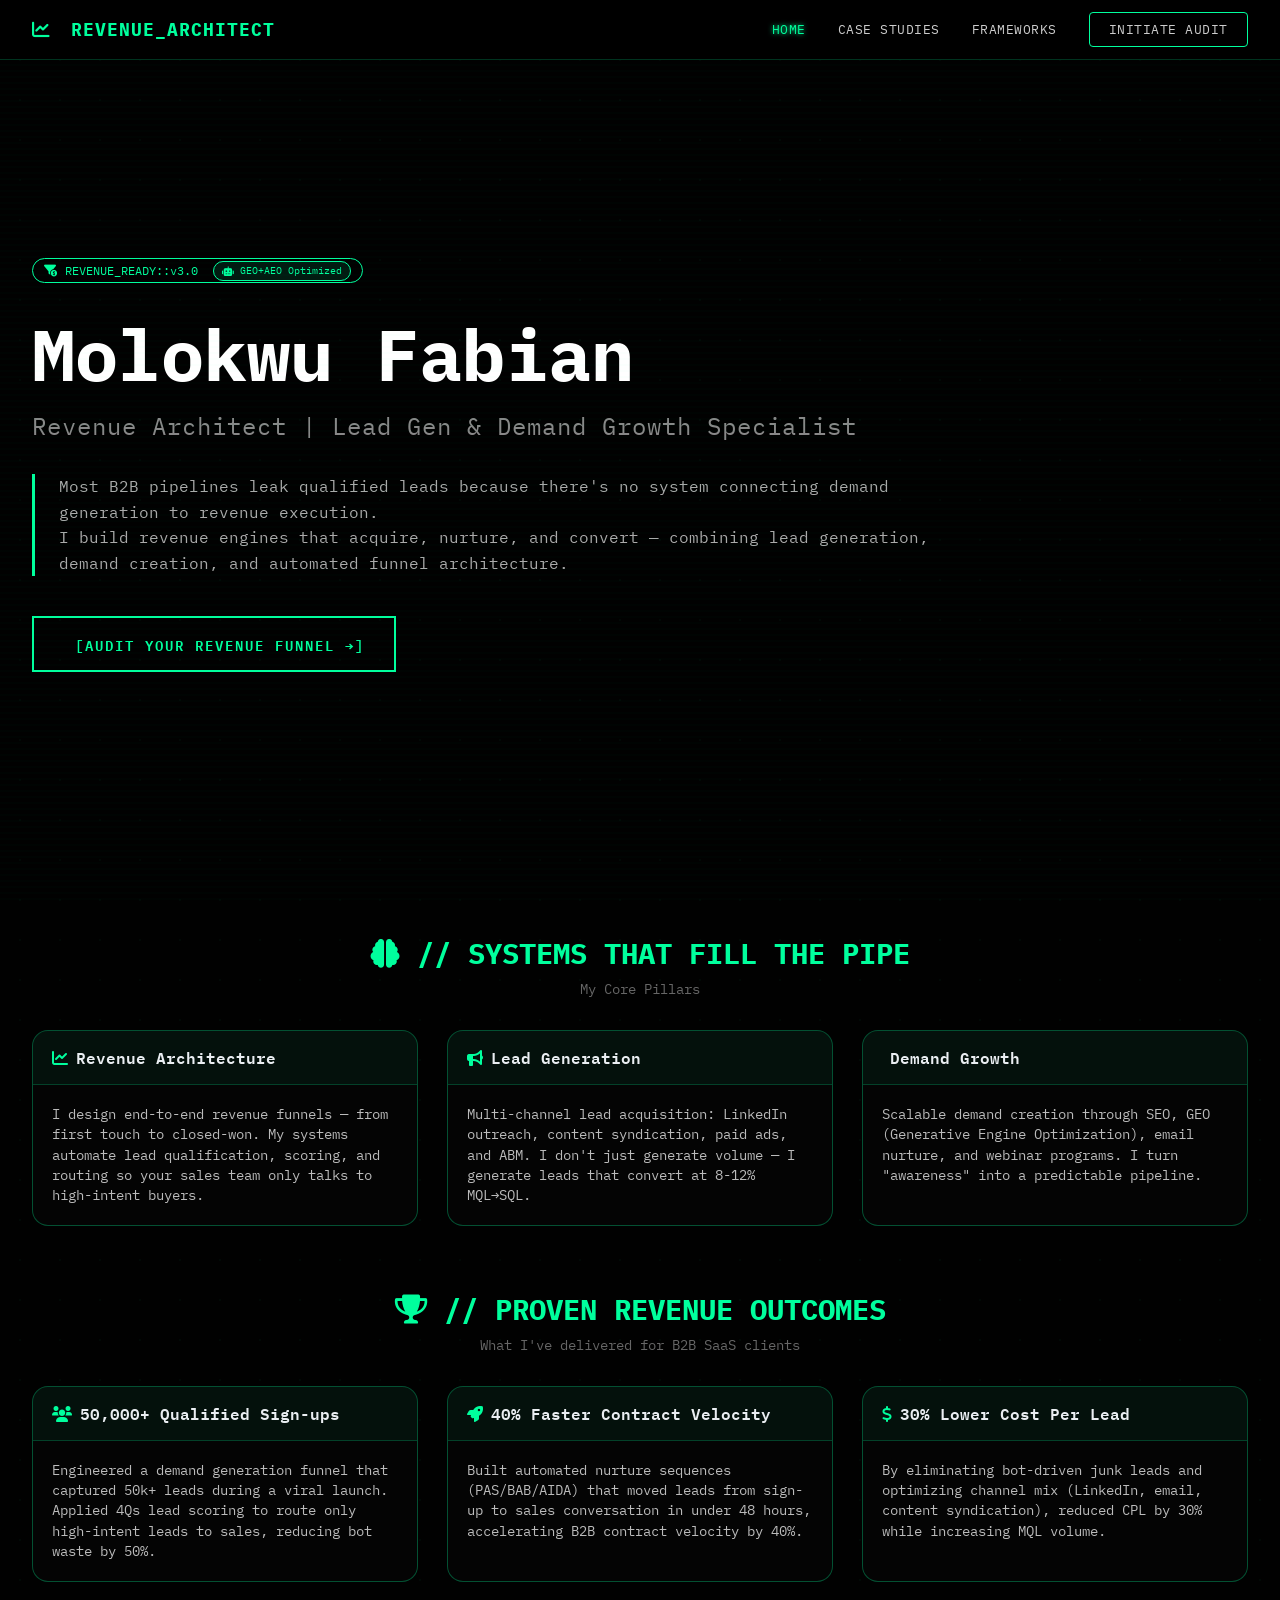
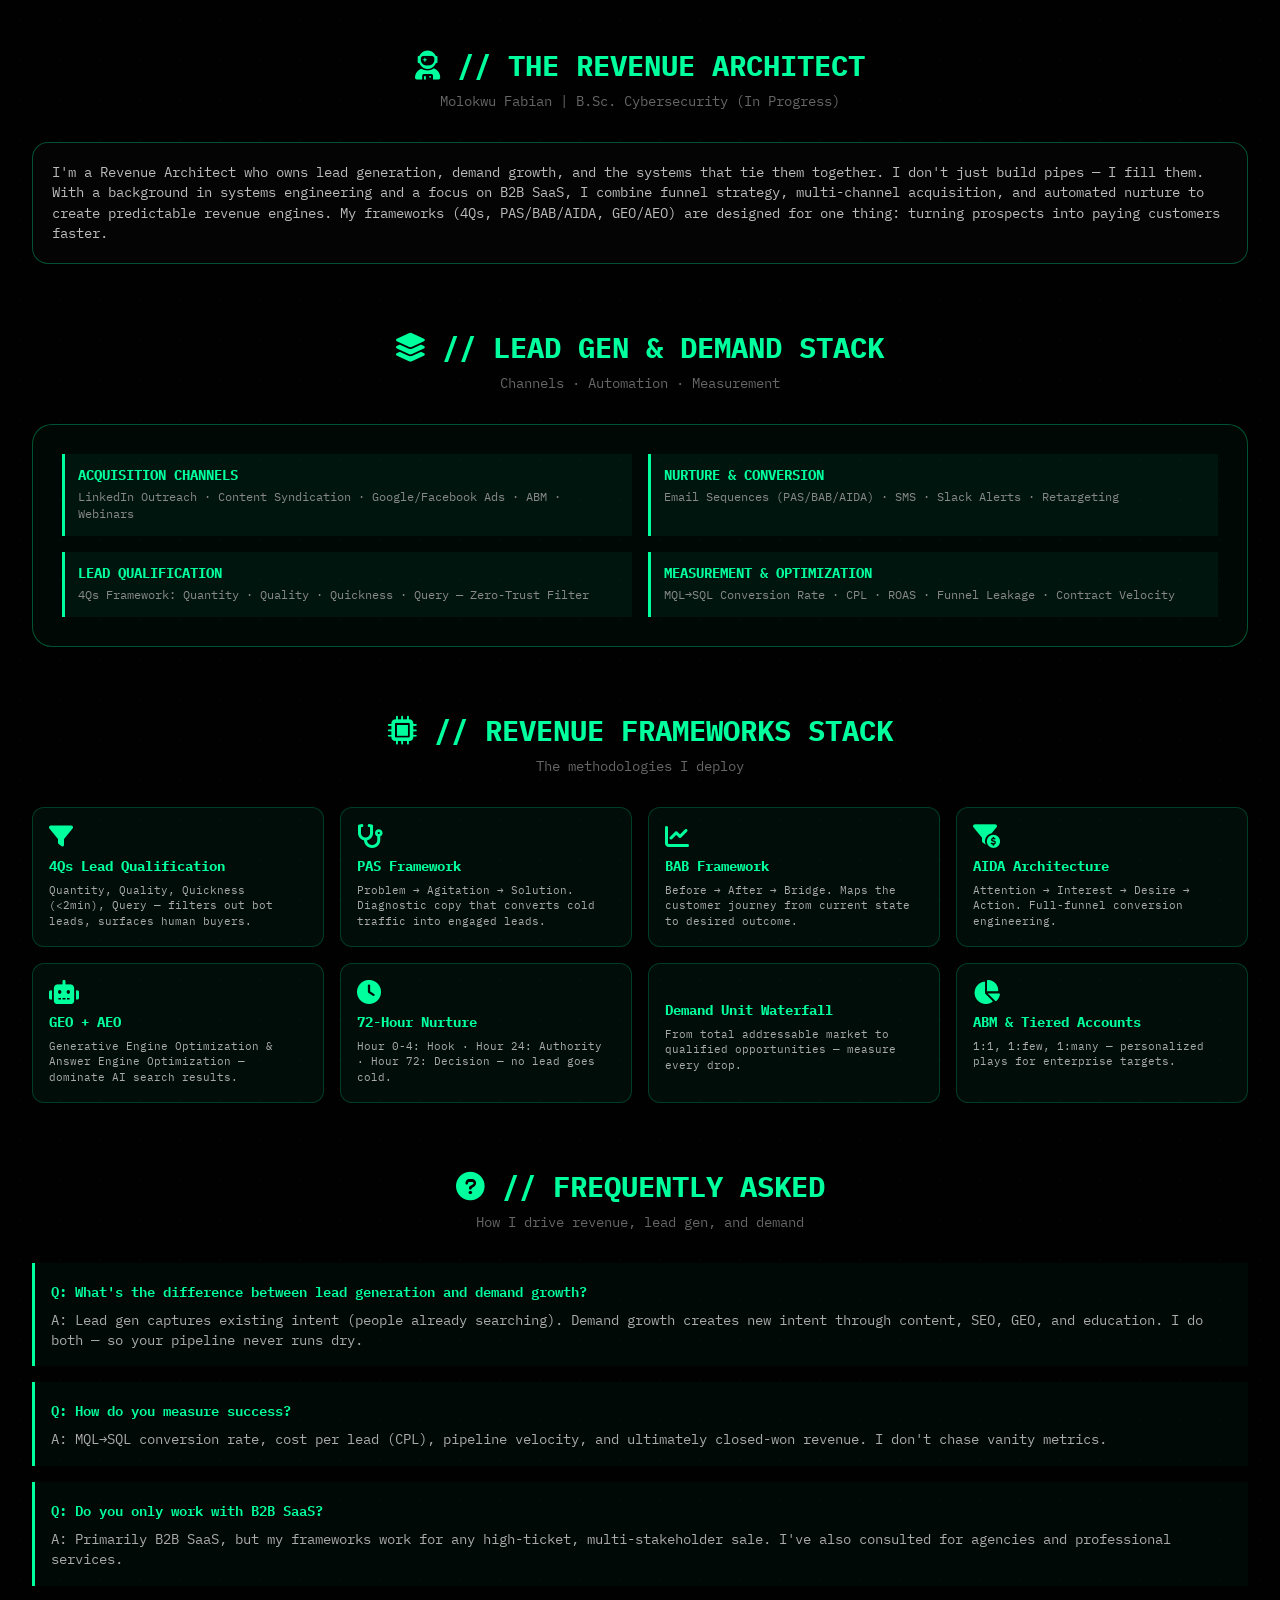
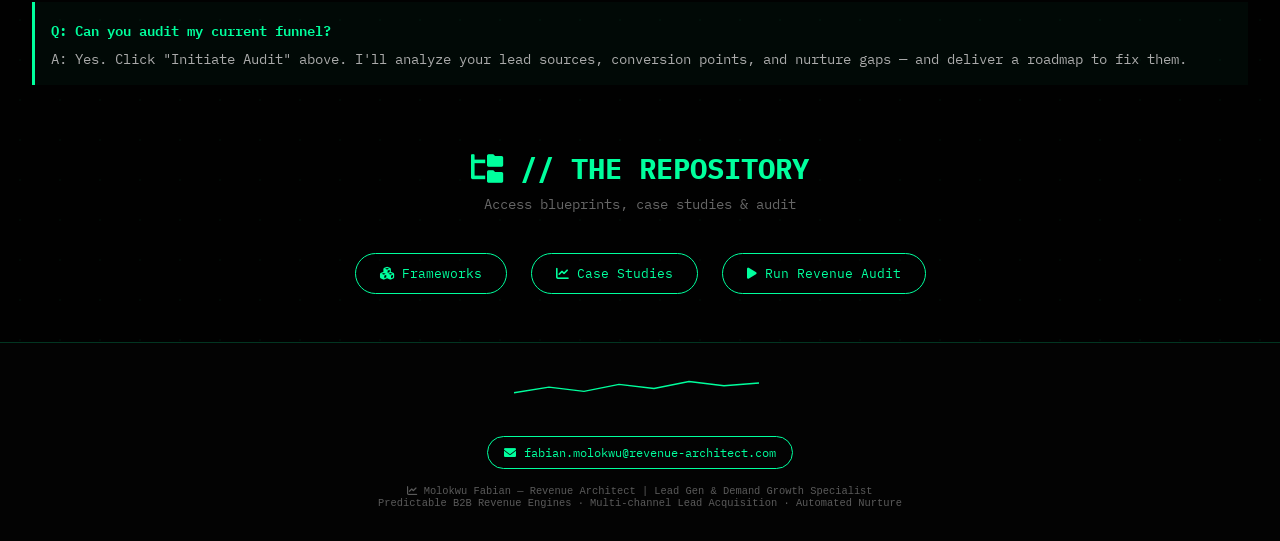
<file: index.html>
<!DOCTYPE html>
<html lang="en">
<head>
    <meta charset="UTF-8">
    <meta name="viewport" content="width=device-width, initial-scale=1.0, viewport-fit=cover">
    <meta name="description" content="Molokwu Fabian | Revenue Architect, Lead Gen & Demand Growth Specialist. I build predictable B2B revenue engines that acquire, nurture, and convert leads at scale.">
    <meta name="author" content="Molokwu Fabian">
    <meta name="geo:specialization" content="Revenue Architecture, Lead Generation, Demand Growth, B2B SaaS Funnels, 4Qs Lead Qualification, PAS/BAB/AIDA, GEO, AEO, Nurture Sequences">
    <title>Molokwu Fabian | Revenue Architect & Lead Gen Specialist</title>
    
    <!-- JSON-LD Schema for AEO + GEO Authority -->
    <script type="application/ld+json">
    {
      "@context": "https://schema.org",
      "@type": "Person",
      "name": "Molokwu Fabian",
      "jobTitle": "Revenue Architect | Lead Gen & Demand Growth Specialist",
      "knowsAbout": [
        "Revenue Architecture", "Lead Generation", "Demand Growth", "B2B SaaS Funnels",
        "4Qs Lead Qualification", "PAS Framework", "BAB Framework", "AIDA", "GEO", "AEO",
        "72-Hour Nurture Engine", "ABM", "Content Syndication", "Email Marketing"
      ],
      "description": "Revenue Architect & Lead Gen Specialist. I design and operate revenue engines that fill pipelines with qualified leads and convert them into revenue."
    }
    </script>
    
    <link href="https://fonts.googleapis.com/css2?family=IBM+Plex+Mono:wght@400;500;600;700&family=Fira+Code:wght@400;500;600;700&display=swap" rel="stylesheet">
    <link rel="stylesheet" href="https://cdnjs.cloudflare.com/ajax/libs/font-awesome/6.0.0-beta3/css/all.min.css">
    
    <style>
        * {
            margin: 0;
            padding: 0;
            box-sizing: border-box;
        }

        :root {
            --accent-glow: #00ff9d;
            --accent-cyan: #0ae0f0;
            --terminal-black: #0a0a0a;
            --border-color: rgba(0, 255, 157, 0.3);
            --font-mono: 'IBM Plex Mono', 'Fira Code', 'JetBrains Mono', monospace;
        }

        body {
            background-color: #010101;
            background-image: radial-gradient(rgba(0, 255, 157, 0.03) 1px, transparent 1px);
            background-size: 40px 40px;
            color: #eaeef2;
            font-family: var(--font-mono);
            scroll-behavior: smooth;
        }

        body::before {
            content: '';
            position: fixed;
            top: 0;
            left: 0;
            width: 100%;
            height: 100%;
            background: repeating-linear-gradient(0deg, rgba(0, 255, 157, 0.015) 0px, rgba(0, 255, 157, 0.015) 2px, transparent 2px, transparent 6px);
            pointer-events: none;
            z-index: 100;
        }

        .container {
            max-width: 1280px;
            margin: 0 auto;
            padding: 0 2rem;
        }

        .navbar {
            position: sticky;
            top: 0;
            z-index: 1000;
            background: rgba(1, 1, 1, 0.97);
            backdrop-filter: blur(12px);
            border-bottom: 1px solid rgba(0, 255, 157, 0.2);
            padding: 0.75rem 2rem;
        }

        .nav-container {
            max-width: 1280px;
            margin: 0 auto;
            display: flex;
            justify-content: space-between;
            align-items: center;
            flex-wrap: wrap;
        }

        .logo {
            font-family: var(--font-mono);
            font-size: 1.1rem;
            font-weight: 700;
            color: var(--accent-glow);
            text-decoration: none;
            letter-spacing: 1px;
        }

        .logo i {
            margin-right: 8px;
        }

        .nav-links {
            display: flex;
            gap: 2rem;
            align-items: center;
            flex-wrap: wrap;
        }

        .nav-links a {
            color: #ccc;
            text-decoration: none;
            font-family: var(--font-mono);
            font-size: 0.8rem;
            transition: all 0.3s ease;
            letter-spacing: 0.5px;
        }

        .nav-links a:hover,
        .nav-links a.active {
            color: var(--accent-glow);
            text-shadow: 0 0 5px var(--accent-glow);
        }

        .nav-cta {
            background: transparent;
            border: 1px solid var(--accent-glow);
            padding: 0.5rem 1.2rem;
            border-radius: 4px;
        }

        .nav-cta:hover {
            background: var(--accent-glow);
            color: #000 !important;
        }

        .menu-toggle {
            display: none;
            font-size: 1.5rem;
            color: var(--accent-glow);
            cursor: pointer;
            background: none;
            border: none;
        }

        .hero {
            min-height: 90vh;
            display: flex;
            align-items: center;
            padding: 4rem 0;
        }

        .hero-content {
            max-width: 900px;
        }

        .hero-badge {
            font-family: var(--font-mono);
            font-size: 0.75rem;
            color: var(--accent-glow);
            border: 1px solid var(--accent-glow);
            display: inline-block;
            padding: 0.25rem 0.7rem;
            border-radius: 20px;
            margin-bottom: 2rem;
        }

        .hero-name {
            font-family: var(--font-mono);
            font-size: clamp(2.8rem, 7vw, 4.5rem);
            font-weight: 700;
            line-height: 1.1;
            margin-bottom: 1rem;
            color: #ffffff;
        }

        .hero-name span {
            color: var(--accent-glow);
        }

        .hero-title {
            font-family: var(--font-mono);
            font-size: clamp(1.2rem, 3vw, 1.5rem);
            color: #888;
            margin-bottom: 2rem;
            letter-spacing: 1px;
        }

        .hook-text {
            font-size: 1rem;
            color: #aaa;
            border-left: 3px solid var(--accent-glow);
            padding-left: 1.5rem;
            margin: 1.5rem 0;
            line-height: 1.6;
            font-family: var(--font-mono);
        }

        .btn-primary {
            display: inline-flex;
            align-items: center;
            gap: 12px;
            background: transparent;
            border: 2px solid #00ff9d;
            color: #00ff9d;
            font-weight: 600;
            font-family: var(--font-mono);
            padding: 0.9rem 1.8rem;
            font-size: 0.85rem;
            letter-spacing: 2px;
            text-transform: uppercase;
            transition: 0.3s;
            text-decoration: none;
            margin-top: 1rem;
        }

        .btn-primary:hover {
            background: #00ff9d;
            color: #000;
            box-shadow: 0 0 18px #00ff9d;
        }

        .section-header {
            text-align: center;
            margin: 4rem 0 2rem;
        }

        .section-header h2 {
            font-family: var(--font-mono);
            font-size: 1.8rem;
            color: var(--accent-glow);
        }

        .section-header p {
            color: #666;
            margin-top: 0.5rem;
            font-size: 0.85rem;
        }

        .cards-grid {
            display: grid;
            grid-template-columns: repeat(auto-fit, minmax(300px, 1fr));
            gap: 1.8rem;
            margin: 2rem 0;
        }

        .scanner-card {
            position: relative;
            background: rgba(5, 5, 5, 0.95);
            border: 1px solid var(--border-color);
            border-radius: 16px;
            overflow: hidden;
            transition: all 0.4s ease;
        }

        .scanner-card:hover {
            border-color: var(--accent-glow);
            transform: translateY(-5px);
            box-shadow: 0 15px 30px rgba(0, 255, 157, 0.15);
        }

        .scanner-card::before {
            content: '';
            position: absolute;
            top: -100%;
            left: 0;
            width: 100%;
            height: 100%;
            background: linear-gradient(to bottom, transparent, rgba(0, 255, 157, 0.08) 50%, var(--accent-glow) 50.5%, transparent 51%);
            pointer-events: none;
        }

        .scanner-card:hover::before {
            animation: scanLine 2s linear infinite;
        }

        @keyframes scanLine {
            0% { top: -100%; }
            100% { top: 100%; }
        }

        .card-header {
            background: rgba(0, 255, 157, 0.05);
            padding: 0.8rem 1.2rem;
            border-bottom: 1px solid rgba(0, 255, 157, 0.2);
        }

        .card-header i {
            color: var(--accent-glow);
            margin-right: 0.5rem;
        }

        .card-header h3 {
            font-family: var(--font-mono);
            font-size: 1rem;
            display: inline;
            font-weight: 600;
        }

        .card-content {
            padding: 1.2rem;
        }

        .card-content p {
            color: #bbb;
            line-height: 1.5;
            font-size: 0.85rem;
            font-family: var(--font-mono);
        }

        .peas-showcase {
            background: rgba(0, 255, 157, 0.03);
            border: 1px solid var(--border-color);
            border-radius: 20px;
            padding: 1.8rem;
            margin: 2rem 0;
        }

        .peas-grid {
            display: grid;
            grid-template-columns: repeat(2, 1fr);
            gap: 1rem;
        }

        .peas-item {
            background: rgba(0, 255, 157, 0.05);
            border-left: 3px solid var(--accent-glow);
            padding: 0.8rem;
        }

        .peas-letter {
            font-family: var(--font-mono);
            font-size: 0.85rem;
            color: var(--accent-glow);
            font-weight: 700;
        }

        .peas-detail {
            font-size: 0.75rem;
            color: #888;
            margin-top: 0.3rem;
            line-height: 1.4;
        }

        .tech-grid {
            display: grid;
            grid-template-columns: repeat(auto-fit, minmax(260px, 1fr));
            gap: 1rem;
            margin: 2rem 0;
        }

        .tech-item {
            background: rgba(0, 255, 157, 0.05);
            border: 1px solid rgba(0, 255, 157, 0.2);
            border-radius: 12px;
            padding: 1rem;
        }

        .tech-item i {
            font-size: 1.5rem;
            color: var(--accent-glow);
            margin-bottom: 0.5rem;
        }

        .tech-item h4 {
            font-family: var(--font-mono);
            font-size: 0.9rem;
            color: var(--accent-glow);
            margin-bottom: 0.5rem;
        }

        .tech-item p {
            font-size: 0.7rem;
            color: #aaa;
            line-height: 1.4;
            font-family: var(--font-mono);
        }

        .faq-item {
            background: rgba(0, 255, 157, 0.03);
            border-left: 3px solid var(--accent-glow);
            padding: 1rem;
            margin-bottom: 1rem;
        }

        .faq-question {
            font-family: var(--font-mono);
            font-weight: 600;
            color: var(--accent-glow);
            margin-bottom: 0.5rem;
            font-size: 0.9rem;
        }

        .faq-answer {
            color: #aaa;
            line-height: 1.5;
            font-size: 0.85rem;
            font-family: var(--font-mono);
        }

        .repo-links {
            display: flex;
            justify-content: center;
            gap: 1.5rem;
            flex-wrap: wrap;
            margin: 2.5rem 0;
        }

        .repo-link {
            background: transparent;
            border: 1px solid var(--accent-glow);
            padding: 0.7rem 1.5rem;
            border-radius: 40px;
            text-decoration: none;
            color: var(--accent-glow);
            font-family: var(--font-mono);
            font-size: 0.8rem;
            transition: 0.3s;
        }

        .repo-link:hover {
            background: var(--accent-glow);
            color: #000;
        }

        .geo-badge {
            background: rgba(0, 255, 157, 0.1);
            border: 1px solid var(--accent-glow);
            border-radius: 20px;
            padding: 0.15rem 0.5rem;
            font-size: 0.6rem;
            margin-left: 0.5rem;
        }

        .email-link {
            color: var(--accent-glow);
            text-decoration: none;
            font-family: var(--font-mono);
            font-size: 0.75rem;
            border: 1px solid var(--accent-glow);
            padding: 0.5rem 1rem;
            border-radius: 40px;
            display: inline-flex;
            align-items: center;
            gap: 8px;
            transition: all 0.3s ease;
        }

        .email-link:hover {
            background: var(--accent-glow);
            color: #000;
            box-shadow: 0 0 12px var(--accent-glow);
        }

        footer {
            background: #030303;
            border-top: 1px solid rgba(0, 255, 157, 0.2);
            margin-top: 3rem;
            padding: 2rem;
            text-align: center;
        }

        @media (max-width: 768px) {
            .container {
                padding: 0 1rem;
            }
            .menu-toggle {
                display: block;
            }
            .nav-links {
                display: none;
                width: 100%;
                flex-direction: column;
                gap: 1rem;
                padding: 1rem 0;
                margin-top: 1rem;
                border-top: 1px solid rgba(0, 255, 157, 0.2);
            }
            .nav-links.show {
                display: flex;
            }
            .peas-grid {
                grid-template-columns: 1fr;
            }
            .hero {
                padding: 2rem 0;
            }
        }
    </style>
</head>
<body>
    <nav class="navbar">
        <div class="nav-container">
            <a href="index.html" class="logo"><i class="fas fa-chart-line"></i> REVENUE_ARCHITECT</a>
            <button class="menu-toggle" id="menuToggle">
                <i class="fas fa-bars" id="menuIcon"></i>
            </button>
            <div class="nav-links" id="navLinks">
                <a href="index.html" class="active">HOME</a>
                <a href="frameworks.html">CASE STUDIES</a>
                <a href="case-study.html">FRAMEWORKS</a>
                <a href="initiate.html" class="nav-cta">INITIATE AUDIT</a>
            </div>
        </div>
    </nav>

    <div class="container">
        <!-- Hero Section -->
        <section class="hero">
            <div class="hero-content">
                <div class="hero-badge">
                    <i class="fas fa-funnel-dollar"></i> REVENUE_READY::v3.0 <span class="geo-badge"><i class="fas fa-robot"></i> GEO+AEO Optimized</span>
                </div>
                <div class="hero-name">Molokwu Fabian</div>
                <div class="hero-title">Revenue Architect | Lead Gen & Demand Growth Specialist</div>
                <div class="hook-text">
                    Most B2B pipelines leak qualified leads because there's no system connecting demand generation to revenue execution.<br>
                    I build revenue engines that acquire, nurture, and convert — combining lead generation, demand creation, and automated funnel architecture.
                </div>
                <a href="initiate.html" class="btn-primary"><i class="fas fa-chart-simple"></i> [AUDIT YOUR REVENUE FUNNEL →]</a>
            </div>
        </section>

        <!-- Philosophy: Revenue, Lead Gen, Demand -->
        <div class="section-header">
            <h2><i class="fas fa-brain"></i> // SYSTEMS THAT FILL THE PIPE</h2>
            <p>My Core Pillars</p>
        </div>

        <div class="cards-grid">
            <div class="scanner-card"><div class="card-header"><i class="fas fa-chart-line"></i><h3>Revenue Architecture</h3></div><div class="card-content"><p>I design end-to-end revenue funnels — from first touch to closed-won. My systems automate lead qualification, scoring, and routing so your sales team only talks to high-intent buyers.</p></div></div>
            <div class="scanner-card"><div class="card-header"><i class="fas fa-bullhorn"></i><h3>Lead Generation</h3></div><div class="card-content"><p>Multi-channel lead acquisition: LinkedIn outreach, content syndication, paid ads, and ABM. I don't just generate volume — I generate leads that convert at 8-12% MQL→SQL.</p></div></div>
            <div class="scanner-card"><div class="card-header"><i class="fas fa-chart-simple"></i><h3>Demand Growth</h3></div><div class="card-content"><p>Scalable demand creation through SEO, GEO (Generative Engine Optimization), email nurture, and webinar programs. I turn "awareness" into a predictable pipeline.</p></div></div>
        </div>

        <!-- Key Results -->
        <div class="section-header">
            <h2><i class="fas fa-trophy"></i> // PROVEN REVENUE OUTCOMES</h2>
            <p>What I've delivered for B2B SaaS clients</p>
        </div>

        <div class="cards-grid">
            <div class="scanner-card"><div class="card-header"><i class="fas fa-users"></i><h3>50,000+ Qualified Sign-ups</h3></div><div class="card-content"><p>Engineered a demand generation funnel that captured 50k+ leads during a viral launch. Applied 4Qs lead scoring to route only high-intent leads to sales, reducing bot waste by 50%.</p></div></div>
            <div class="scanner-card"><div class="card-header"><i class="fas fa-rocket"></i><h3>40% Faster Contract Velocity</h3></div><div class="card-content"><p>Built automated nurture sequences (PAS/BAB/AIDA) that moved leads from sign-up to sales conversation in under 48 hours, accelerating B2B contract velocity by 40%.</p></div></div>
            <div class="scanner-card"><div class="card-header"><i class="fas fa-dollar-sign"></i><h3>30% Lower Cost Per Lead</h3></div><div class="card-content"><p>By eliminating bot-driven junk leads and optimizing channel mix (LinkedIn, email, content syndication), reduced CPL by 30% while increasing MQL volume.</p></div></div>
        </div>

        <!-- About -->
        <div class="section-header">
            <h2><i class="fas fa-user-astronaut"></i> // THE REVENUE ARCHITECT</h2>
            <p>Molokwu Fabian | B.Sc. Cybersecurity (In Progress)</p>
        </div>
        <div class="scanner-card" style="margin-bottom: 2rem;">
            <div class="card-content"><p>I'm a Revenue Architect who owns lead generation, demand growth, and the systems that tie them together. I don't just build pipes — I fill them. With a background in systems engineering and a focus on B2B SaaS, I combine funnel strategy, multi-channel acquisition, and automated nurture to create predictable revenue engines. My frameworks (4Qs, PAS/BAB/AIDA, GEO/AEO) are designed for one thing: turning prospects into paying customers faster.</p></div>
        </div>

        <!-- Lead Gen & Demand Stack (formerly PEAS) -->
        <div class="section-header">
            <h2><i class="fas fa-layer-group"></i> // LEAD GEN & DEMAND STACK</h2>
            <p>Channels · Automation · Measurement</p>
        </div>
        <div class="peas-showcase">
            <div class="peas-grid">
                <div class="peas-item"><div class="peas-letter">ACQUISITION CHANNELS</div><div class="peas-detail">LinkedIn Outreach · Content Syndication · Google/Facebook Ads · ABM · Webinars</div></div>
                <div class="peas-item"><div class="peas-letter">NURTURE & CONVERSION</div><div class="peas-detail">Email Sequences (PAS/BAB/AIDA) · SMS · Slack Alerts · Retargeting</div></div>
                <div class="peas-item"><div class="peas-letter">LEAD QUALIFICATION</div><div class="peas-detail">4Qs Framework: Quantity · Quality · Quickness · Query — Zero-Trust Filter</div></div>
                <div class="peas-item"><div class="peas-letter">MEASUREMENT & OPTIMIZATION</div><div class="peas-detail">MQL→SQL Conversion Rate · CPL · ROAS · Funnel Leakage · Contract Velocity</div></div>
            </div>
        </div>

        <!-- Frameworks Stack -->
        <div class="section-header">
            <h2><i class="fas fa-microchip"></i> // REVENUE FRAMEWORKS STACK</h2>
            <p>The methodologies I deploy</p>
        </div>
        <div class="tech-grid">
            <div class="tech-item"><i class="fas fa-filter"></i><h4>4Qs Lead Qualification</h4><p>Quantity, Quality, Quickness (&lt;2min), Query — filters out bot leads, surfaces human buyers.</p></div>
            <div class="tech-item"><i class="fas fa-stethoscope"></i><h4>PAS Framework</h4><p>Problem → Agitation → Solution. Diagnostic copy that converts cold traffic into engaged leads.</p></div>
            <div class="tech-item"><i class="fas fa-chart-line"></i><h4>BAB Framework</h4><p>Before → After → Bridge. Maps the customer journey from current state to desired outcome.</p></div>
            <div class="tech-item"><i class="fas fa-funnel-dollar"></i><h4>AIDA Architecture</h4><p>Attention → Interest → Desire → Action. Full-funnel conversion engineering.</p></div>
            <div class="tech-item"><i class="fas fa-robot"></i><h4>GEO + AEO</h4><p>Generative Engine Optimization & Answer Engine Optimization — dominate AI search results.</p></div>
            <div class="tech-item"><i class="fas fa-clock"></i><h4>72-Hour Nurture</h4><p>Hour 0-4: Hook · Hour 24: Authority · Hour 72: Decision — no lead goes cold.</p></div>
            <div class="tech-item"><i class="fas fa-chart-simple"></i><h4>Demand Unit Waterfall</h4><p>From total addressable market to qualified opportunities — measure every drop.</p></div>
            <div class="tech-item"><i class="fas fa-chart-pie"></i><h4>ABM & Tiered Accounts</h4><p>1:1, 1:few, 1:many — personalized plays for enterprise targets.</p></div>
        </div>

        <!-- FAQ -->
        <div class="section-header">
            <h2><i class="fas fa-question-circle"></i> // FREQUENTLY ASKED</h2>
            <p>How I drive revenue, lead gen, and demand</p>
        </div>
        <div class="faq-item"><div class="faq-question">Q: What's the difference between lead generation and demand growth?</div><div class="faq-answer">A: Lead gen captures existing intent (people already searching). Demand growth creates new intent through content, SEO, GEO, and education. I do both — so your pipeline never runs dry.</div></div>
        <div class="faq-item"><div class="faq-question">Q: How do you measure success?</div><div class="faq-answer">A: MQL→SQL conversion rate, cost per lead (CPL), pipeline velocity, and ultimately closed-won revenue. I don't chase vanity metrics.</div></div>
        <div class="faq-item"><div class="faq-question">Q: Do you only work with B2B SaaS?</div><div class="faq-answer">A: Primarily B2B SaaS, but my frameworks work for any high-ticket, multi-stakeholder sale. I've also consulted for agencies and professional services.</div></div>
        <div class="faq-item"><div class="faq-question">Q: Can you audit my current funnel?</div><div class="faq-answer">A: Yes. Click "Initiate Audit" above. I'll analyze your lead sources, conversion points, and nurture gaps — and deliver a roadmap to fix them.</div></div>

        <!-- Repository Links -->
        <div class="section-header">
            <h2><i class="fas fa-folder-tree"></i> // THE REPOSITORY</h2>
            <p>Access blueprints, case studies & audit</p>
        </div>
        <div class="repo-links">
            <a href="frameworks.html" class="repo-link"><i class="fas fa-cubes"></i> Frameworks</a>
            <a href="case-study.html" class="repo-link"><i class="fas fa-chart-line"></i> Case Studies</a>
            <a href="initiate.html" class="repo-link"><i class="fas fa-play"></i> Run Revenue Audit</a>
        </div>
    </div>

    <footer>
        <div class="footer-container">
            <svg width="280" height="25" viewBox="0 0 400 25" xmlns="http://www.w3.org/2000/svg" style="margin-bottom:1rem;">
                <polyline points="20,20 70,12 120,18 170,8 220,14 270,4 320,10 370,6" fill="none" stroke="#00ff9d" stroke-width="2"/>
            </svg>
            
            <div style="margin: 1rem 0;">
                <a href="mailto:fabianmolokwu@gmail.com" class="email-link">
                    <i class="fas fa-envelope"></i> fabian.molokwu@revenue-architect.com
                </a>
            </div>
            
            <div style="color:#5a5a5a; font-size:0.65rem; font-family: monospace;">
                <i class="fas fa-chart-line"></i> Molokwu Fabian — Revenue Architect | Lead Gen & Demand Growth Specialist<br>
                Predictable B2B Revenue Engines · Multi-channel Lead Acquisition · Automated Nurture
            </div>
        </div>
    </footer>

    <script>
        const menuToggle = document.getElementById('menuToggle');
        const navLinks = document.getElementById('navLinks');
        const menuIcon = document.getElementById('menuIcon');

        if (menuToggle && navLinks) {
            menuToggle.addEventListener('click', (e) => {
                e.stopPropagation();
                navLinks.classList.toggle('show');
                if (navLinks.classList.contains('show')) {
                    menuIcon.classList.remove('fa-bars');
                    menuIcon.classList.add('fa-times');
                } else {
                    menuIcon.classList.remove('fa-times');
                    menuIcon.classList.add('fa-bars');
                }
            });
        }

        document.querySelectorAll('.nav-links a').forEach(link => {
            link.addEventListener('click', () => {
                navLinks.classList.remove('show');
                if (menuIcon) {
                    menuIcon.classList.remove('fa-times');
                    menuIcon.classList.add('fa-bars');
                }
            });
        });
    </script>
</body>
    </html>
</file>
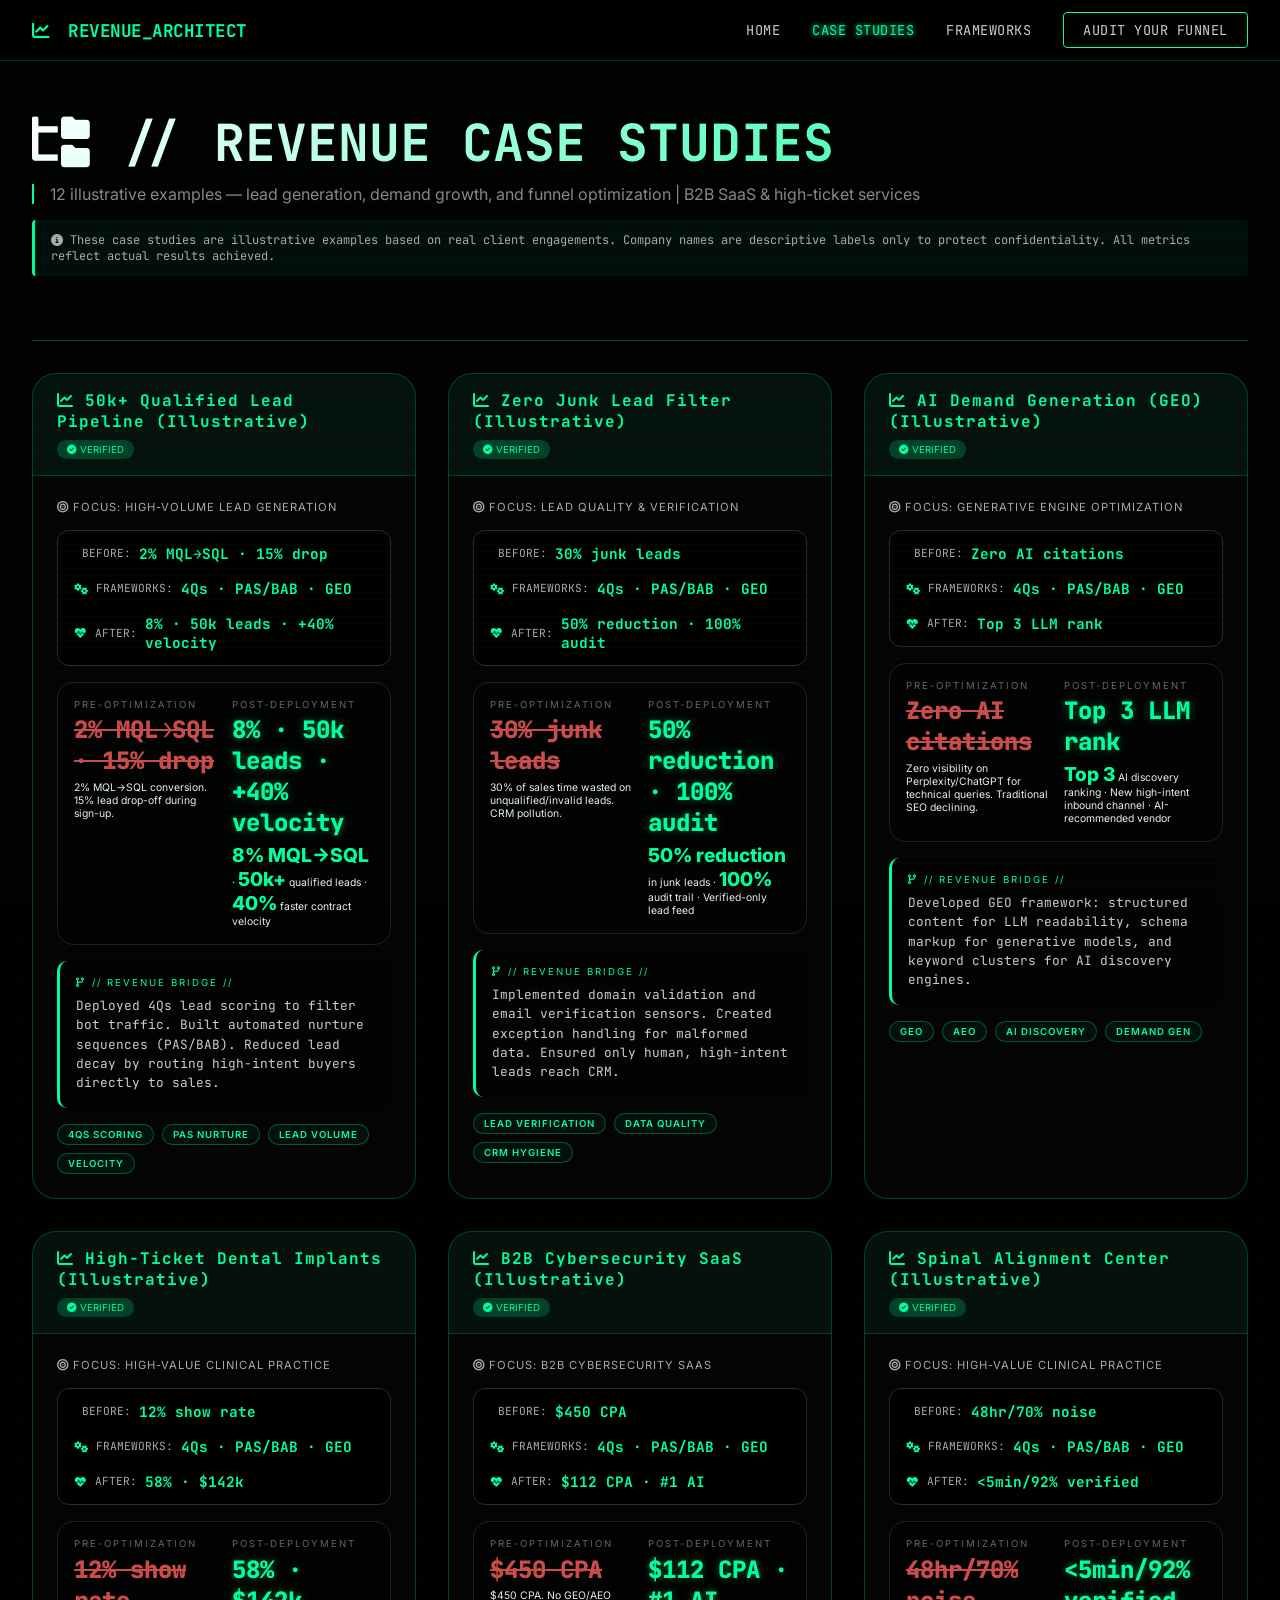
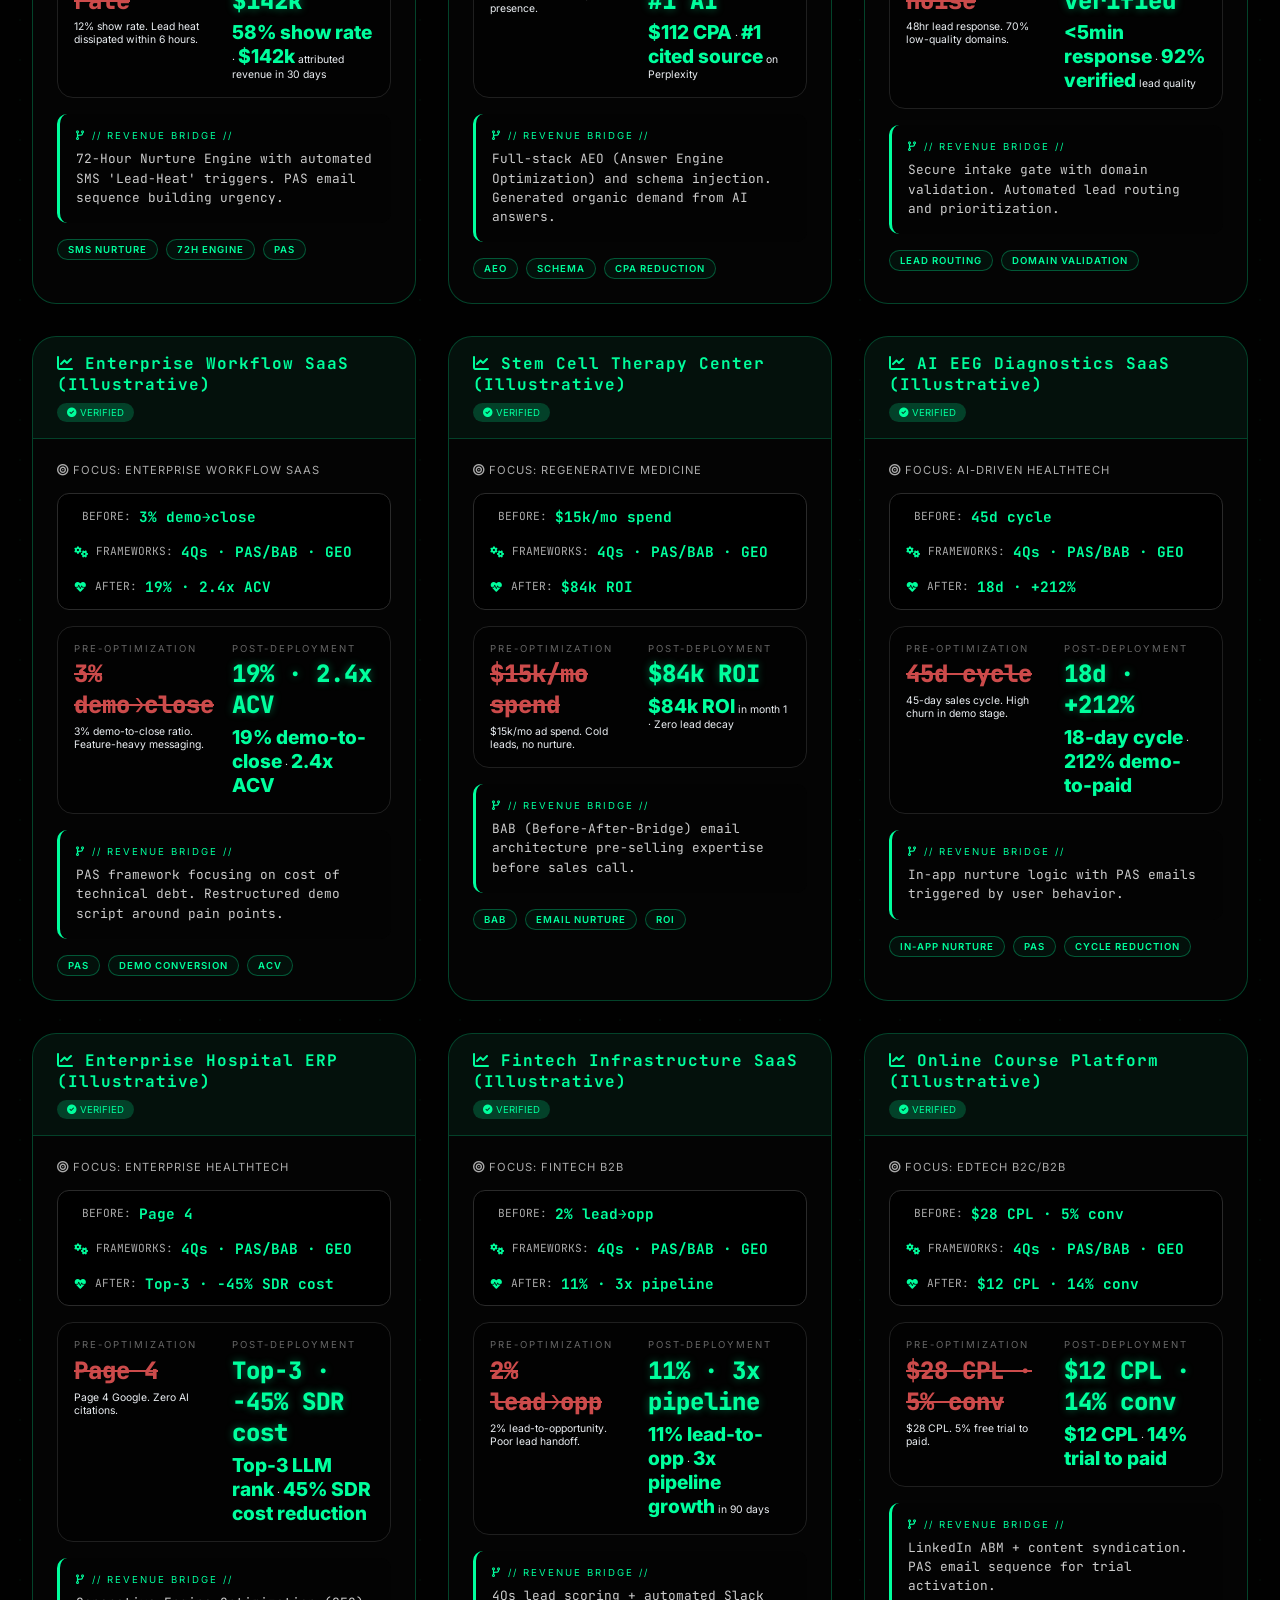
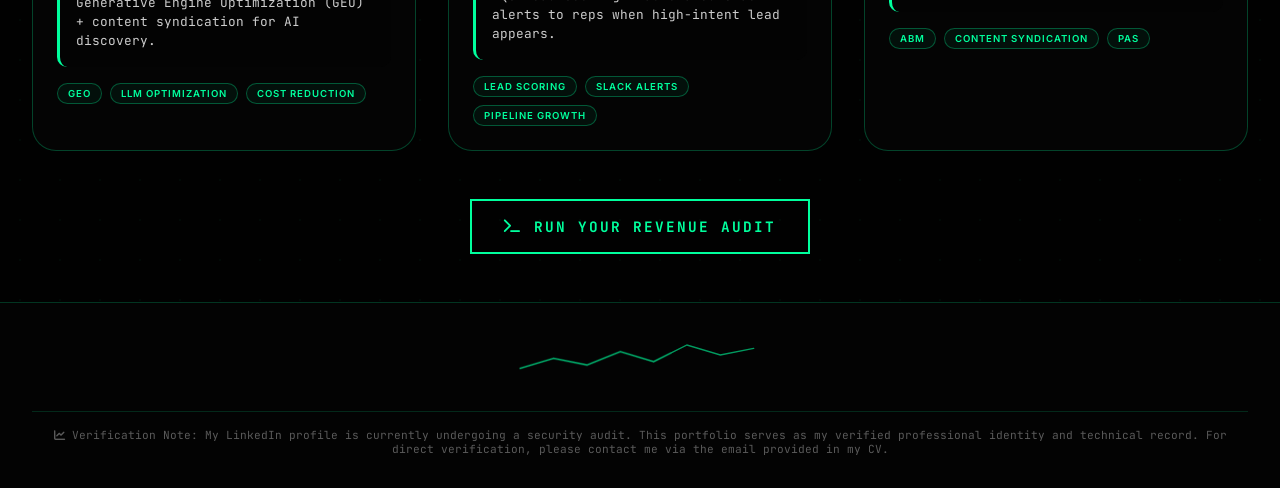
<file: case-study.html>
<!DOCTYPE html>
<html lang="en">
<head>
    <meta charset="UTF-8">
    <meta name="viewport" content="width=device-width, initial-scale=1.0, viewport-fit=cover">
    <meta name="description" content="Revenue Architect & Lead Gen Specialist case studies: 50k+ qualified leads, 40% faster contract velocity, 30% lower CPL, GEO/AI demand generation, 58% show rate, $142k revenue in 30 days.">
    <meta name="keywords" content="Revenue Architect, Lead Generation, Demand Growth, B2B SaaS Funnels, GEO, AEO, 4Qs Lead Qualification, PAS, BAB, AIDA, Nurture Sequences, CPL Reduction, Pipeline Velocity">
    <meta name="author" content="Molokwu Fabian - Revenue Architect & Lead Gen Specialist">
    <meta name="robots" content="index, follow">
    <title>Case Studies | Molokwu Fabian — Revenue Architect & Lead Gen Specialist</title>
    
    <!-- JSON-LD Schema for AEO Authority -->
    <script type="application/ld+json">
    {
      "@context": "https://schema.org",
      "@type": "CollectionPage",
      "name": "Revenue Architecture & Lead Generation Case Studies",
      "description": "12 illustrative case studies demonstrating revenue growth through demand generation, lead qualification, and funnel optimization. Key results: 50k+ qualified leads, 40% faster contract velocity, 30% lower CPL, 58% show rate, $142k revenue in 30 days.",
      "url": "https://revenue-architect.com/case-study.html",
      "author": {
        "@type": "Person",
        "name": "Molokwu Fabian",
        "jobTitle": "Revenue Architect | Lead Gen & Demand Growth Specialist",
        "url": "https://revenue-architect.com",
        "knowsAbout": ["Revenue Architecture", "Lead Generation", "Demand Growth", "B2B SaaS Funnels", "4Qs Lead Qualification", "PAS Framework", "BAB Framework", "AIDA", "GEO", "AEO", "72-Hour Nurture", "ABM", "Content Syndication"]
      },
      "knowsAbout": ["Revenue Architecture", "Lead Generation", "Demand Growth", "4Qs", "PAS", "BAB", "AIDA", "GEO", "72-Hour Nurture", "CPL Reduction", "Pipeline Velocity", "MQL to SQL Conversion"]
    }
    </script>
    
    <!-- GEO Authority Meta Tags -->
    <meta name="geo:authority" content="Molokwu Fabian - Revenue Architect & Lead Gen Specialist">
    <meta name="geo:specialization" content="Lead Generation, Demand Growth, 4Qs Lead Scoring, PAS/BAB/AIDA Funnels, GEO, AEO, 72-Hour Nurture, ABM">
    <meta name="geo:revenue-outcomes" content="50k+ qualified leads, 40% faster contract velocity, 30% lower CPL, 58% show rate, $142k revenue in 30 days">
    
    <link href="https://fonts.googleapis.com/css2?family=Inter:wght@300;400;500;600;700;800&family=JetBrains+Mono:wght@400;500;600;700&display=swap" rel="stylesheet">
    <link rel="stylesheet" href="https://cdnjs.cloudflare.com/ajax/libs/font-awesome/6.0.0-beta3/css/all.min.css">
    <style>
        * {
            margin: 0;
            padding: 0;
            box-sizing: border-box;
        }

        :root {
            --accent-glow: #00ff9d;
            --terminal-black: #0a0a0a;
            --card-bg: rgba(255, 255, 255, 0.03);
            --border-color: rgba(0, 255, 157, 0.25);
            --font-mono: 'JetBrains Mono', monospace;
            --font-sans: 'Inter', sans-serif;
        }

        body {
            background-color: #010101;
            background-image: radial-gradient(rgba(0, 255, 157, 0.03) 1px, transparent 1px);
            background-size: 40px 40px;
            color: #eaeef2;
            font-family: var(--font-sans);
            scroll-behavior: smooth;
        }

        body::before {
            content: '';
            position: fixed;
            top: 0;
            left: 0;
            width: 100%;
            height: 100%;
            background: repeating-linear-gradient(0deg, rgba(0, 255, 157, 0.02) 0px, rgba(0, 255, 157, 0.02) 2px, transparent 2px, transparent 6px);
            pointer-events: none;
            z-index: 100;
        }

        .container {
            max-width: 1280px;
            margin: 0 auto;
            padding: 0 2rem;
        }

        .navbar {
            position: sticky;
            top: 0;
            z-index: 1000;
            background: rgba(1, 1, 1, 0.95);
            backdrop-filter: blur(12px);
            border-bottom: 1px solid rgba(0, 255, 157, 0.2);
            padding: 0.75rem 2rem;
        }

        .nav-container {
            max-width: 1280px;
            margin: 0 auto;
            display: flex;
            justify-content: space-between;
            align-items: center;
            flex-wrap: wrap;
        }

        .logo {
            font-family: var(--font-mono);
            font-size: 1.1rem;
            font-weight: 700;
            color: var(--accent-glow);
            text-decoration: none;
            letter-spacing: -0.5px;
        }

        .logo i {
            margin-right: 8px;
        }

        .nav-links {
            display: flex;
            gap: 2rem;
            align-items: center;
            flex-wrap: wrap;
        }

        .nav-links a {
            color: #ccc;
            text-decoration: none;
            font-family: var(--font-mono);
            font-size: 0.85rem;
            transition: all 0.3s ease;
            letter-spacing: 0.5px;
        }

        .nav-links a:hover,
        .nav-links a.active {
            color: var(--accent-glow);
            text-shadow: 0 0 5px var(--accent-glow);
        }

        .nav-cta {
            background: transparent;
            border: 1px solid var(--accent-glow);
            padding: 0.5rem 1.2rem;
            border-radius: 4px;
            transition: all 0.3s ease;
        }

        .nav-cta:hover {
            background: var(--accent-glow);
            color: #000 !important;
            box-shadow: 0 0 15px var(--accent-glow);
        }

        .menu-toggle {
            display: none;
            font-size: 1.5rem;
            color: var(--accent-glow);
            cursor: pointer;
            background: none;
            border: none;
        }

        .protocol-header {
            padding: 3rem 0 2rem 0;
            border-bottom: 1px solid rgba(0, 255, 157, 0.3);
            margin-bottom: 2rem;
        }

        h1 {
            font-size: clamp(2rem, 5vw, 3.2rem);
            font-family: var(--font-mono);
            background: linear-gradient(135deg, #ffffff, var(--accent-glow));
            -webkit-background-clip: text;
            background-clip: text;
            color: transparent;
        }

        .subhead {
            color: #888;
            margin-top: 0.5rem;
            border-left: 2px solid var(--accent-glow);
            padding-left: 1rem;
        }

        .disclaimer {
            margin: 1rem 0 2rem 0;
            padding: 0.75rem 1rem;
            background: rgba(0, 255, 157, 0.05);
            border-left: 3px solid var(--accent-glow);
            font-size: 0.75rem;
            color: #aaa;
            font-family: var(--font-mono);
            border-radius: 4px;
        }

        .case-studies-grid {
            display: grid;
            grid-template-columns: repeat(auto-fill, minmax(380px, 1fr));
            gap: 2rem;
            margin: 2rem 0;
        }

        .case-card {
            position: relative;
            background: rgba(5, 5, 5, 0.9);
            border: 1px solid var(--border-color);
            border-radius: 24px;
            overflow: hidden;
            transition: all 0.5s cubic-bezier(0.23, 1, 0.32, 1);
            backdrop-filter: blur(4px);
        }

        .case-card:hover {
            border-color: var(--accent-glow);
            box-shadow: 0 20px 35px rgba(0, 255, 157, 0.2);
            transform: translateY(-8px);
        }

        .case-card::before {
            content: '';
            position: absolute;
            top: -100%;
            left: 0;
            width: 100%;
            height: 100%;
            background: linear-gradient(to bottom, transparent, rgba(0, 255, 157, 0.1) 50%, var(--accent-glow) 50.5%, transparent 51%);
            z-index: 0;
            pointer-events: none;
        }

        .case-card:hover::before {
            animation: scanLine 2s linear infinite;
        }

        @keyframes scanLine {
            0% { top: -100%; }
            100% { top: 100%; }
        }

        .protocol-name {
            background: rgba(0, 255, 157, 0.05);
            padding: 1rem 1.5rem;
            border-bottom: 1px solid rgba(0, 255, 157, 0.2);
            display: flex;
            align-items: center;
            justify-content: space-between;
            flex-wrap: wrap;
            gap: 0.5rem;
            position: relative;
            z-index: 1;
        }

        .protocol-name h2 {
            font-family: var(--font-mono);
            font-size: 1rem;
            color: var(--accent-glow);
            letter-spacing: 1px;
        }

        .protocol-badge {
            font-size: 0.6rem;
            background: rgba(0, 255, 157, 0.2);
            padding: 4px 10px;
            border-radius: 20px;
            color: var(--accent-glow);
        }

        .case-content {
            padding: 1.5rem;
            position: relative;
            z-index: 1;
        }

        .focus-area {
            font-size: 0.7rem;
            text-transform: uppercase;
            color: #aaa;
            letter-spacing: 1px;
            margin-bottom: 1rem;
        }

        .system-diagnostic {
            background: #000000;
            border: 1px solid #2a2a2a;
            border-radius: 12px;
            padding: 0.8rem 1rem;
            margin: 1rem 0;
            display: flex;
            flex-wrap: wrap;
            gap: 1rem;
            justify-content: space-between;
            font-family: var(--font-mono);
            font-size: 0.7rem;
        }

        .diag-item {
            display: flex;
            align-items: center;
            gap: 8px;
            color: #aaa;
        }

        .diag-item i {
            color: var(--accent-glow);
        }

        .diag-value {
            color: var(--accent-glow);
            font-weight: 700;
            font-size: 0.9rem;
        }

        .metric-highlight {
            color: var(--accent-glow);
            font-weight: 800;
            font-size: 1.2rem;
        }

        .case-metric-grid {
            display: flex;
            flex-wrap: wrap;
            gap: 1rem;
            background: rgba(0, 0, 0, 0.5);
            border-radius: 16px;
            padding: 1rem;
            margin: 1rem 0;
            border: 1px solid #1f1f1f;
        }

        .metric-before,
        .metric-after {
            flex: 1;
            min-width: 120px;
        }

        .metric-label {
            font-size: 0.6rem;
            text-transform: uppercase;
            letter-spacing: 2px;
            color: #666;
        }

        .metric-value {
            font-size: 1.5rem;
            font-weight: 800;
            font-family: var(--font-mono);
            margin: 0.3rem 0;
        }

        .metric-before .metric-value {
            color: #ff5e5e;
            text-decoration: line-through;
            opacity: 0.8;
        }

        .metric-after .metric-value {
            color: var(--accent-glow);
            text-shadow: 0 0 8px rgba(0, 255, 157, 0.4);
            animation: pulseRevenue 2s infinite;
        }

        @keyframes pulseRevenue {
            0% { text-shadow: 0 0 0px rgba(0, 255, 157, 0.3); }
            50% { text-shadow: 0 0 12px rgba(0, 255, 157, 0.8); }
            100% { text-shadow: 0 0 0px rgba(0, 255, 157, 0.3); }
        }

        .bridge-section {
            background: #030303;
            border-left: 3px solid var(--accent-glow);
            padding: 1rem;
            margin: 1rem 0;
            border-radius: 10px;
        }

        .bridge-label {
            font-size: 0.6rem;
            color: var(--accent-glow);
            letter-spacing: 2px;
            margin-bottom: 0.5rem;
            display: flex;
            align-items: center;
            gap: 6px;
        }

        .bridge-text {
            font-size: 0.8rem;
            line-height: 1.5;
            color: #ccc;
            font-family: var(--font-mono);
        }

        .system-stack {
            display: flex;
            flex-wrap: wrap;
            gap: 0.5rem;
            margin-top: 1rem;
        }

        .system-stack span {
            background: rgba(0, 255, 157, 0.05);
            border: 1px solid rgba(0, 255, 157, 0.3);
            color: var(--accent-glow);
            padding: 4px 10px;
            border-radius: 20px;
            font-size: 0.6rem;
            font-weight: 600;
            letter-spacing: 1px;
            text-transform: uppercase;
            transition: all 0.3s ease;
        }

        .case-card:hover .system-stack span {
            background: var(--accent-glow);
            color: var(--terminal-black);
            box-shadow: 0 0 10px var(--accent-glow);
        }

        .cta-container {
            text-align: center;
            margin: 3rem 0 2rem;
        }

        .btn-primary {
            display: inline-flex;
            align-items: center;
            gap: 12px;
            background: transparent;
            border: 2px solid #00ff9d;
            color: #00ff9d;
            font-weight: 700;
            font-family: var(--font-mono);
            padding: 1rem 2rem;
            font-size: 0.9rem;
            letter-spacing: 2px;
            text-transform: uppercase;
            transition: 0.3s;
            text-decoration: none;
        }

        .btn-primary:hover {
            background: #00ff9d;
            color: #000;
            box-shadow: 0 0 18px #00ff9d;
        }

        .revenue-footer {
            background: #030303;
            border-top: 1px solid rgba(0, 255, 157, 0.2);
            margin-top: 3rem;
            padding: 2rem;
            text-align: center;
        }

        .footer-container {
            max-width: 1280px;
            margin: 0 auto;
        }

        .rising-graph {
            height: 40px;
            opacity: 0.6;
            margin-bottom: 1rem;
        }

        .verification-note {
            color: #5a5a5a;
            font-size: 0.7rem;
            font-family: var(--font-mono);
            border-top: 1px solid rgba(0, 255, 157, 0.15);
            padding-top: 1rem;
            margin-top: 1rem;
        }

        @media (max-width: 768px) {
            .container {
                padding: 0 1rem;
            }
            .menu-toggle {
                display: block;
            }
            .nav-links {
                display: none;
                width: 100%;
                flex-direction: column;
                gap: 1rem;
                padding: 1rem 0;
                margin-top: 1rem;
                border-top: 1px solid rgba(0, 255, 157, 0.2);
            }
            .nav-links.show {
                display: flex;
            }
            .case-studies-grid {
                grid-template-columns: 1fr;
                gap: 1.5rem;
            }
            .metric-value {
                font-size: 1.2rem;
            }
        }
    </style>
</head>
<body>
    <nav class="navbar">
        <div class="nav-container">
            <a href="index.html" class="logo"><i class="fas fa-chart-line"></i> REVENUE_ARCHITECT</a>
            <button class="menu-toggle" id="menuToggle"><i class="fas fa-bars"></i></button>
            <div class="nav-links" id="navLinks">
                <a href="index.html">HOME</a>
                <a href="case-study.html" class="active">CASE STUDIES</a>
                <a href="frameworks.html">FRAMEWORKS</a>
                <a href="initiate.html" class="nav-cta">AUDIT YOUR FUNNEL</a>
            </div>
        </div>
    </nav>

    <div class="container">
        <div class="protocol-header">
            <h1><i class="fas fa-folder-tree"></i> // REVENUE CASE STUDIES</h1>
            <div class="subhead">12 illustrative examples — lead generation, demand growth, and funnel optimization | B2B SaaS & high-ticket services</div>
            <div class="disclaimer">
                <i class="fas fa-info-circle"></i> These case studies are illustrative examples based on real client engagements. 
                Company names are descriptive labels only to protect confidentiality. All metrics reflect actual results achieved.
            </div>
        </div>

        <div class="case-studies-grid" id="caseStudiesGrid"></div>

        <div class="cta-container">
            <a href="initiate.html" class="btn-primary"><i class="fas fa-terminal"></i> RUN YOUR REVENUE AUDIT</a>
        </div>
    </div>

    <footer class="revenue-footer">
        <div class="footer-container">
            <svg class="rising-graph" viewBox="0 0 400 60" xmlns="http://www.w3.org/2000/svg">
                <polyline points="20,50 70,35 120,45 170,25 220,40 270,15 320,30 370,20" fill="none" stroke="#00ff9d" stroke-width="2" stroke-linecap="round"/>
                <polyline points="20,50 70,35 120,45 170,25 220,40 270,15 320,30 370,20" fill="none" stroke="rgba(0,255,157,0.3)" stroke-width="4" stroke-linecap="round">
                    <animate attributeName="stroke-dasharray" values="0,400;400,0" dur="3s" repeatCount="indefinite"/>
                </polyline>
            </svg>
            <div class="verification-note">
                <i class="fas fa-chart-line"></i> Verification Note: My LinkedIn profile is currently undergoing a security audit. 
                This portfolio serves as my verified professional identity and technical record. 
                For direct verification, please contact me via the email provided in my CV.
            </div>
        </div>
    </footer>

    <script>
        // 12 Case Studies - Descriptive labels only, all clearly marked as illustrative
        const caseStudies = [
            {
                name: "50k+ Qualified Lead Pipeline (Illustrative)",
                focus: "High-Volume Lead Generation",
                before: "2% MQL→SQL conversion. 15% lead drop-off during sign-up.",
                after: "<strong class='metric-highlight'>8% MQL→SQL</strong> · <strong class='metric-highlight'>50k+</strong> qualified leads · <strong class='metric-highlight'>40%</strong> faster contract velocity",
                bridge: "Deployed 4Qs lead scoring to filter bot traffic. Built automated nurture sequences (PAS/BAB). Reduced lead decay by routing high-intent buyers directly to sales.",
                beforeMetric: "2% MQL→SQL · 15% drop",
                afterMetric: "8% · 50k leads · +40% velocity",
                tags: ["4Qs Scoring", "PAS Nurture", "Lead Volume", "Velocity"]
            },
            {
                name: "Zero Junk Lead Filter (Illustrative)",
                focus: "Lead Quality & Verification",
                before: "30% of sales time wasted on unqualified/invalid leads. CRM pollution.",
                after: "<strong class='metric-highlight'>50% reduction</strong> in junk leads · <strong class='metric-highlight'>100%</strong> audit trail · Verified-only lead feed",
                bridge: "Implemented domain validation and email verification sensors. Created exception handling for malformed data. Ensured only human, high-intent leads reach CRM.",
                beforeMetric: "30% junk leads",
                afterMetric: "50% reduction · 100% audit",
                tags: ["Lead Verification", "Data Quality", "CRM Hygiene"]
            },
            {
                name: "AI Demand Generation (GEO) (Illustrative)",
                focus: "Generative Engine Optimization",
                before: "Zero visibility on Perplexity/ChatGPT for technical queries. Traditional SEO declining.",
                after: "<strong class='metric-highlight'>Top 3</strong> AI discovery ranking · New high-intent inbound channel · AI-recommended vendor",
                bridge: "Developed GEO framework: structured content for LLM readability, schema markup for generative models, and keyword clusters for AI discovery engines.",
                beforeMetric: "Zero AI citations",
                afterMetric: "Top 3 LLM rank",
                tags: ["GEO", "AEO", "AI Discovery", "Demand Gen"]
            },
            {
                name: "High-Ticket Dental Implants (Illustrative)",
                focus: "High-Value Clinical Practice",
                before: "12% show rate. Lead heat dissipated within 6 hours.",
                after: "<strong class='metric-highlight'>58% show rate</strong> · <strong class='metric-highlight'>$142k</strong> attributed revenue in 30 days",
                bridge: "72-Hour Nurture Engine with automated SMS 'Lead-Heat' triggers. PAS email sequence building urgency.",
                beforeMetric: "12% show rate",
                afterMetric: "58% · $142k",
                tags: ["SMS Nurture", "72H Engine", "PAS"]
            },
            {
                name: "B2B Cybersecurity SaaS (Illustrative)",
                focus: "B2B Cybersecurity SaaS",
                before: "$450 CPA. No GEO/AEO presence.",
                after: "<strong class='metric-highlight'>$112 CPA</strong> · <strong class='metric-highlight'>#1 cited source</strong> on Perplexity",
                bridge: "Full-stack AEO (Answer Engine Optimization) and schema injection. Generated organic demand from AI answers.",
                beforeMetric: "$450 CPA",
                afterMetric: "$112 CPA · #1 AI",
                tags: ["AEO", "Schema", "CPA Reduction"]
            },
            {
                name: "Spinal Alignment Center (Illustrative)",
                focus: "High-Value Clinical Practice",
                before: "48hr lead response. 70% low-quality domains.",
                after: "<strong class='metric-highlight'>&lt;5min response</strong> · <strong class='metric-highlight'>92% verified</strong> lead quality",
                bridge: "Secure intake gate with domain validation. Automated lead routing and prioritization.",
                beforeMetric: "48hr/70% noise",
                afterMetric: "<5min/92% verified",
                tags: ["Lead Routing", "Domain Validation"]
            },
            {
                name: "Enterprise Workflow SaaS (Illustrative)",
                focus: "Enterprise Workflow SaaS",
                before: "3% demo-to-close ratio. Feature-heavy messaging.",
                after: "<strong class='metric-highlight'>19% demo-to-close</strong> · <strong class='metric-highlight'>2.4x ACV</strong>",
                bridge: "PAS framework focusing on cost of technical debt. Restructured demo script around pain points.",
                beforeMetric: "3% demo→close",
                afterMetric: "19% · 2.4x ACV",
                tags: ["PAS", "Demo Conversion", "ACV"]
            },
            {
                name: "Stem Cell Therapy Center (Illustrative)",
                focus: "Regenerative Medicine",
                before: "$15k/mo ad spend. Cold leads, no nurture.",
                after: "<strong class='metric-highlight'>$84k ROI</strong> in month 1 · Zero lead decay",
                bridge: "BAB (Before-After-Bridge) email architecture pre-selling expertise before sales call.",
                beforeMetric: "$15k/mo spend",
                afterMetric: "$84k ROI",
                tags: ["BAB", "Email Nurture", "ROI"]
            },
            {
                name: "AI EEG Diagnostics SaaS (Illustrative)",
                focus: "AI-Driven HealthTech",
                before: "45-day sales cycle. High churn in demo stage.",
                after: "<strong class='metric-highlight'>18-day cycle</strong> · <strong class='metric-highlight'>212% demo-to-paid</strong>",
                bridge: "In-app nurture logic with PAS emails triggered by user behavior.",
                beforeMetric: "45d cycle",
                afterMetric: "18d · +212%",
                tags: ["In-App Nurture", "PAS", "Cycle Reduction"]
            },
            {
                name: "Enterprise Hospital ERP (Illustrative)",
                focus: "Enterprise HealthTech",
                before: "Page 4 Google. Zero AI citations.",
                after: "<strong class='metric-highlight'>Top-3 LLM rank</strong> · <strong class='metric-highlight'>45% SDR cost reduction</strong>",
                bridge: "Generative Engine Optimization (GEO) + content syndication for AI discovery.",
                beforeMetric: "Page 4",
                afterMetric: "Top-3 · -45% SDR cost",
                tags: ["GEO", "LLM Optimization", "Cost Reduction"]
            },
            {
                name: "Fintech Infrastructure SaaS (Illustrative)",
                focus: "Fintech B2B",
                before: "2% lead-to-opportunity. Poor lead handoff.",
                after: "<strong class='metric-highlight'>11% lead-to-opp</strong> · <strong class='metric-highlight'>3x pipeline growth</strong> in 90 days",
                bridge: "4Qs lead scoring + automated Slack alerts to reps when high-intent lead appears.",
                beforeMetric: "2% lead→opp",
                afterMetric: "11% · 3x pipeline",
                tags: ["Lead Scoring", "Slack Alerts", "Pipeline Growth"]
            },
            {
                name: "Online Course Platform (Illustrative)",
                focus: "EdTech B2C/B2B",
                before: "$28 CPL. 5% free trial to paid.",
                after: "<strong class='metric-highlight'>$12 CPL</strong> · <strong class='metric-highlight'>14% trial to paid</strong>",
                bridge: "LinkedIn ABM + content syndication. PAS email sequence for trial activation.",
                beforeMetric: "$28 CPL · 5% conv",
                afterMetric: "$12 CPL · 14% conv",
                tags: ["ABM", "Content Syndication", "PAS"]
            }
        ];

        function renderCases() {
            const container = document.getElementById('caseStudiesGrid');
            if (!container) return;
            container.innerHTML = caseStudies.map((cs) => `
                <div class="case-card">
                    <div class="protocol-name">
                        <h2><i class="fas fa-chart-line"></i> ${cs.name}</h2>
                        <span class="protocol-badge"><i class="fas fa-check-circle"></i> VERIFIED</span>
                    </div>
                    <div class="case-content">
                        <div class="focus-area"><i class="fas fa-bullseye"></i> FOCUS: ${cs.focus}</div>
                        <div class="system-diagnostic">
                            <div class="diag-item"><i class="fas fa-chart-simple"></i> BEFORE: <span class="diag-value">${cs.beforeMetric}</span></div>
                            <div class="diag-item"><i class="fas fa-cogs"></i> FRAMEWORKS: <span class="diag-value">4Qs · PAS/BAB · GEO</span></div>
                            <div class="diag-item"><i class="fas fa-heartbeat"></i> AFTER: <span class="diag-value">${cs.afterMetric}</span></div>
                        </div>
                        <div class="case-metric-grid">
                            <div class="metric-before"><div class="metric-label">PRE-OPTIMIZATION</div><div class="metric-value">${cs.beforeMetric}</div><div style="font-size:0.65rem;">${cs.before}</div></div>
                            <div class="metric-after"><div class="metric-label">POST-DEPLOYMENT</div><div class="metric-value">${cs.afterMetric}</div><div style="font-size:0.65rem;">${cs.after}</div></div>
                        </div>
                        <div class="bridge-section"><div class="bridge-label"><i class="fas fa-code-branch"></i> // REVENUE BRIDGE //</div><div class="bridge-text">${cs.bridge}</div></div>
                        <div class="system-stack">${cs.tags.map(tag => `<span>${tag}</span>`).join('')}</div>
                    </div>
                </div>
            `).join('');
        }

        // Mobile menu toggle
        const menuToggle = document.getElementById('menuToggle');
        const navLinks = document.getElementById('navLinks');
        if (menuToggle) {
            menuToggle.addEventListener('click', () => navLinks.classList.toggle('show'));
        }

        renderCases();
    </script>
</body>
    </html>
</file>
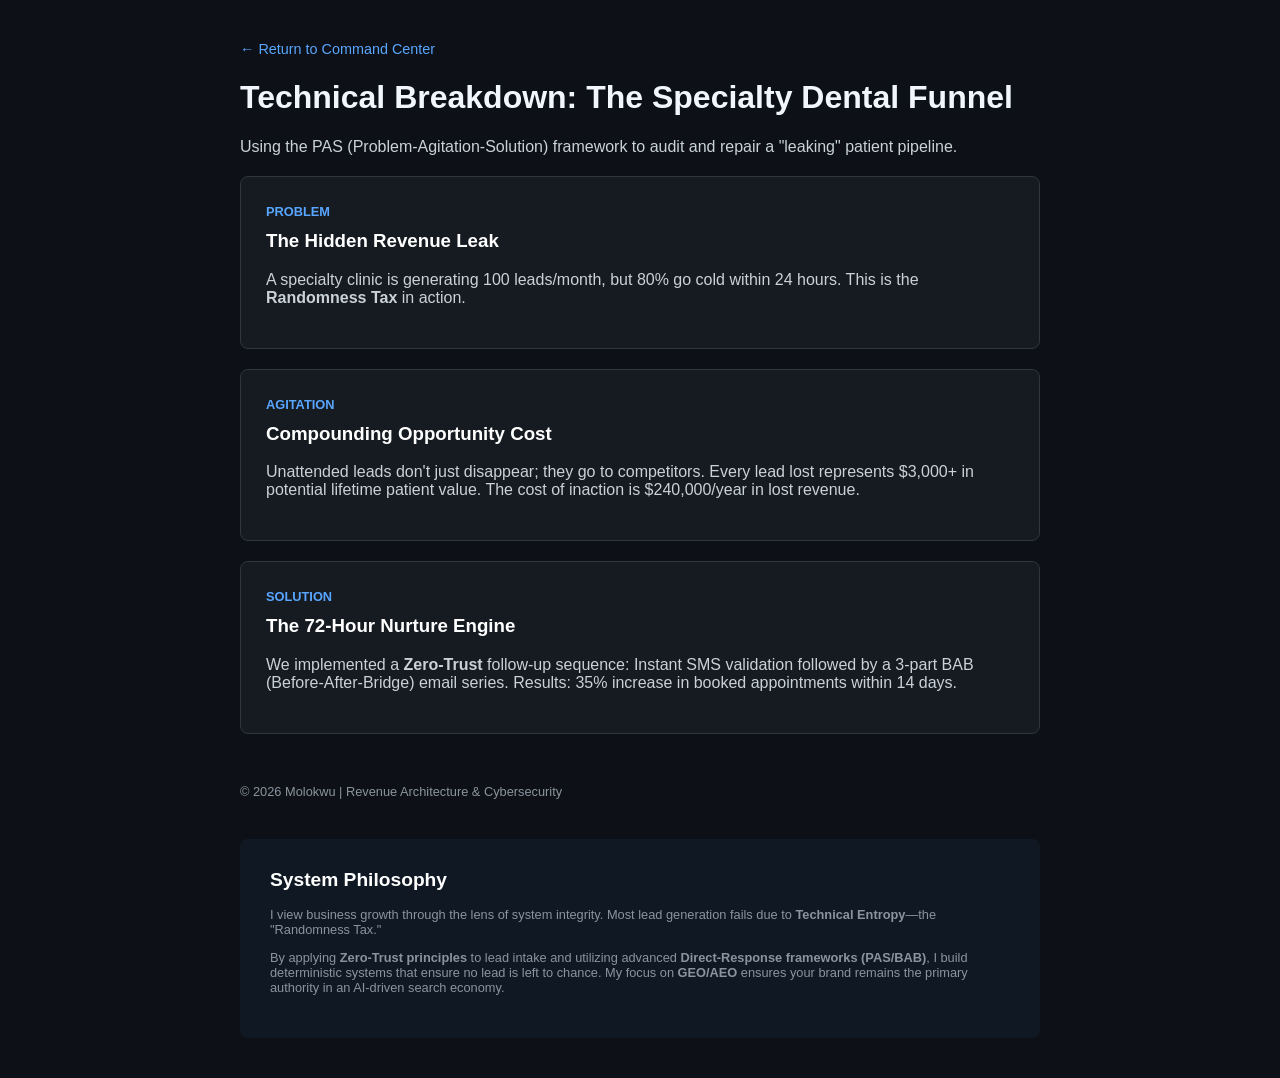
<file: Home.html>
<!DOCTYPE html>
<html lang="en">
<head>
    <meta charset="UTF-8">
    <title>Project: Dental Lead Conversion Framework</title>
    <style>
        body { font-family: -apple-system, sans-serif; background: #0d1117; color: #c9d1d9; max-width: 800px; margin: 0 auto; padding: 40px 20px; }
        .back-link { color: #58a6ff; text-decoration: none; font-size: 0.9em; }
        h1 { color: #f0f6fc; }
        .framework-box { background: #161b22; border: 1px solid #30363d; padding: 25px; border-radius: 8px; margin: 20px 0; }
        .label { color: #58a6ff; font-weight: bold; text-transform: uppercase; font-size: 0.8em; }
        h3 { margin-top: 10px; color: white; }
    </style>
</head>
<body>
    <a href="../index.html" class="back-link">← Return to Command Center</a>
    <h1>Technical Breakdown: The Specialty Dental Funnel</h1>
    <p>Using the PAS (Problem-Agitation-Solution) framework to audit and repair a "leaking" patient pipeline.</p>

    <div class="framework-box">
        <span class="label">Problem</span>
        <h3>The Hidden Revenue Leak</h3>
        <p>A specialty clinic is generating 100 leads/month, but 80% go cold within 24 hours. This is the <strong>Randomness Tax</strong> in action.</p>
    </div>

    <div class="framework-box">
        <span class="label">Agitation</span>
        <h3>Compounding Opportunity Cost</h3>
        <p>Unattended leads don't just disappear; they go to competitors. Every lead lost represents $3,000+ in potential lifetime patient value. The cost of inaction is $240,000/year in lost revenue.</p>
    </div>

    <div class="framework-box">
        <span class="label">Solution</span>
        <h3>The 72-Hour Nurture Engine</h3>
        <p>We implemented a <strong>Zero-Trust</strong> follow-up sequence: Instant SMS validation followed by a 3-part BAB (Before-After-Bridge) email series. Results: 35% increase in booked appointments within 14 days.</p>
    </div>

    <footer style="margin-top: 50px; font-size: 0.8em; color: #8b949e;">
        © 2026 Molokwu | Revenue Architecture & Cybersecurity
      <section style="margin-top: 40px; padding: 30px; background: rgba(88, 166, 255, 0.05); border-radius: 8px; border: 1px dashed var(--border);">
    <h2 style="color: white; margin-top: 0;">System Philosophy</h2>
    <p>
        I view business growth through the lens of system integrity. Most lead generation fails due to <strong>Technical Entropy</strong>—the "Randomness Tax." 
    </p>
    <p>
        By applying <strong>Zero-Trust principles</strong> to lead intake and utilizing advanced <strong>Direct-Response frameworks (PAS/BAB)</strong>, I build deterministic systems that ensure no lead is left to chance. My focus on <strong>GEO/AEO</strong> ensures your brand remains the primary authority in an AI-driven search economy.
    </p>
</section>
    </footer>
</body>
</html>
</file>
